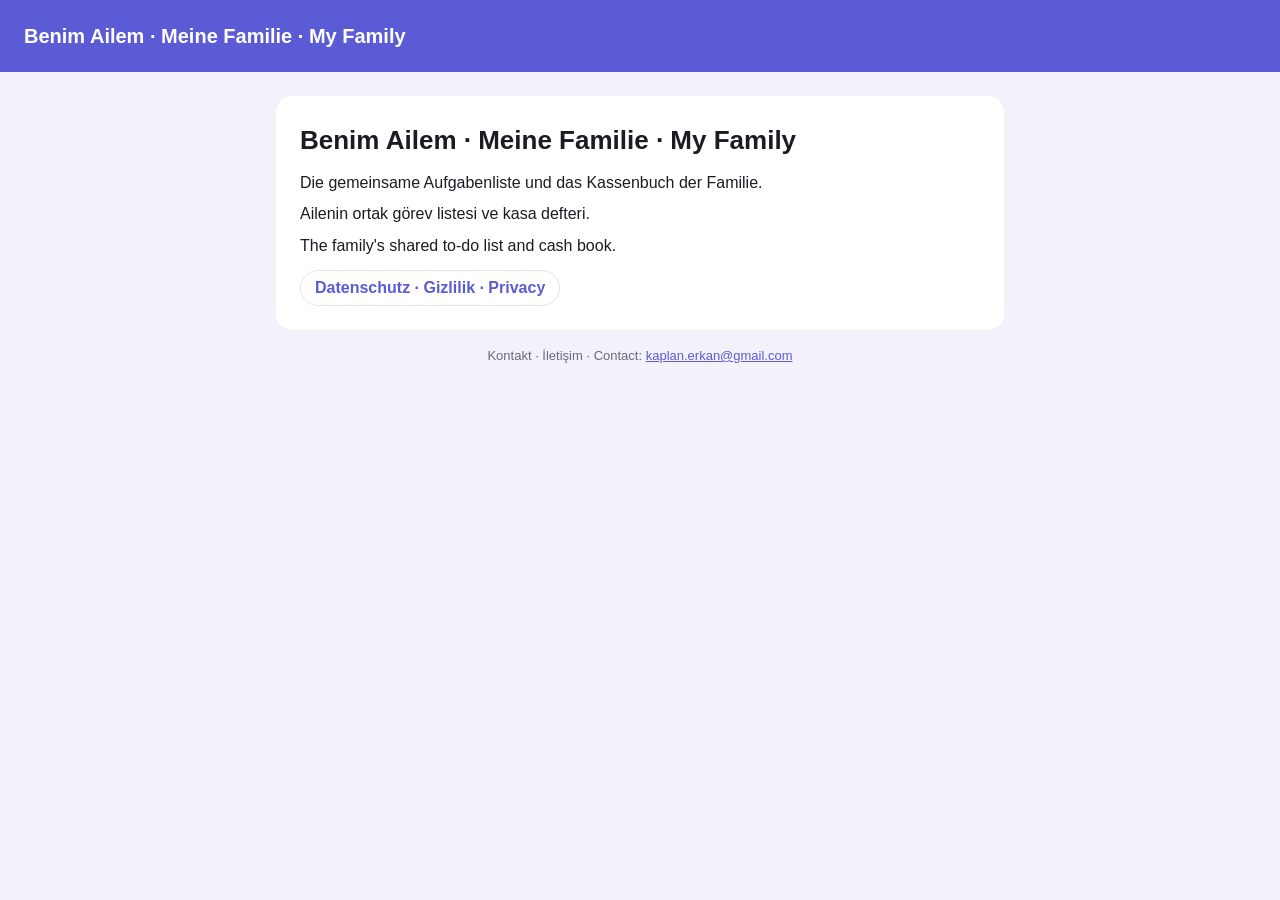
<file: index.html>
<!DOCTYPE html>
<html lang="de">
<head>
  <meta charset="utf-8">
  <meta name="viewport" content="width=device-width, initial-scale=1">
  <title>Benim Ailem · Meine Familie · My Family</title>
  <link rel="stylesheet" href="style.css">
</head>
<body>
  <header><a href="./">Benim Ailem · Meine Familie · My Family</a></header>
  <main>
    <div class="card">
      <h1>Benim Ailem · Meine Familie · My Family</h1>
      <p>Die gemeinsame Aufgabenliste und das Kassenbuch der Familie.</p>
      <p>Ailenin ortak görev listesi ve kasa defteri.</p>
      <p>The family's shared to-do list and cash book.</p>
      <div class="lang">
        <a href="datenschutz.html">Datenschutz · Gizlilik · Privacy</a>
      </div>
    </div>
    <footer>Kontakt · İletişim · Contact: <a href="mailto:kaplan.erkan@gmail.com">kaplan.erkan@gmail.com</a></footer>
  </main>
</body>
</html>
</file>
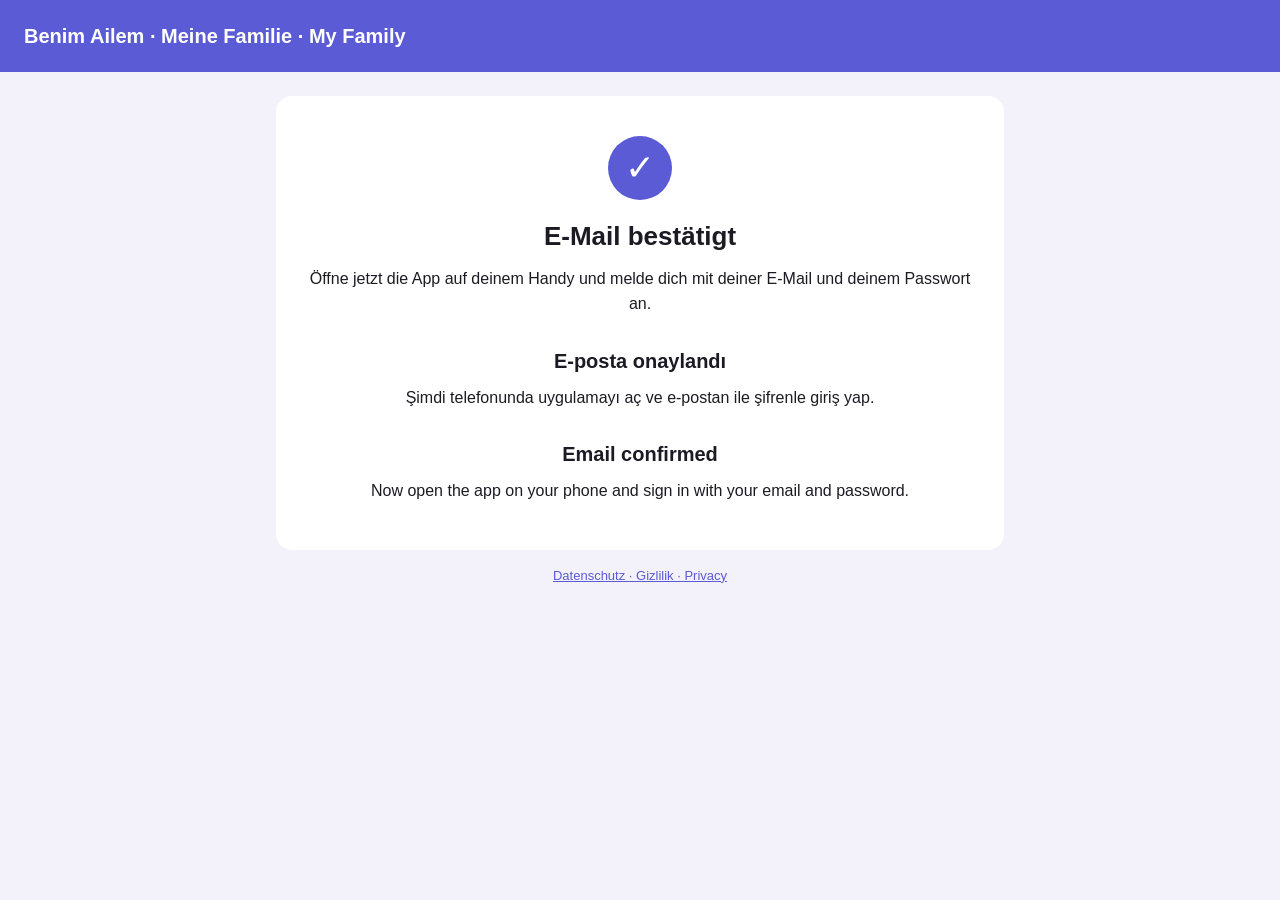
<file: email-bestaetigt.html>
<!DOCTYPE html>
<html lang="de">
<head>
  <meta charset="utf-8">
  <meta name="viewport" content="width=device-width, initial-scale=1">
  <title>Meine Familie – E-Mail bestätigt</title>
  <link rel="stylesheet" href="style.css">
</head>
<body>
  <header><a href="./">Benim Ailem · Meine Familie · My Family</a></header>
  <main>
    <div class="card big">
      <div class="check">✓</div>
      <h1>E-Mail bestätigt</h1>
      <p>Öffne jetzt die App auf deinem Handy und melde dich mit deiner E-Mail und deinem Passwort an.</p>
      <h2>E-posta onaylandı</h2>
      <p>Şimdi telefonunda uygulamayı aç ve e-postan ile şifrenle giriş yap.</p>
      <h2>Email confirmed</h2>
      <p>Now open the app on your phone and sign in with your email and password.</p>
    </div>
    <footer><a href="datenschutz.html">Datenschutz · Gizlilik · Privacy</a></footer>
  </main>
</body>
</html>
</file>
<file: style.css>
:root { --brand: #5B5BD6; --bg: #F3F1FA; --card: #ffffff; --text: #1C1B24; --muted: #6B6880; --line: #E6E3F0; }
@media (prefers-color-scheme: dark) {
  :root { --bg: #131218; --card: #1C1B24; --text: #ECEAF4; --muted: #A6A2B8; --line: #2C2A38; }
}
* { box-sizing: border-box; }
body { margin: 0; background: var(--bg); color: var(--text); font: 16px/1.6 -apple-system, "Segoe UI", Roboto, Helvetica, Arial, sans-serif; }
header { background: var(--brand); color: #fff; padding: 20px 24px; }
header a { color: #fff; text-decoration: none; font-weight: 700; font-size: 20px; }
main { max-width: 760px; margin: 24px auto; padding: 0 16px 48px; }
.card { background: var(--card); border-radius: 16px; padding: 24px; margin-bottom: 16px; }
h1 { font-size: 26px; margin: 0 0 8px; }
h2 { font-size: 20px; margin: 28px 0 8px; }
h3 { font-size: 16px; margin: 20px 0 4px; }
p, li { margin: 6px 0; }
.muted { color: var(--muted); font-size: 14px; }
.lang { display: flex; gap: 8px; flex-wrap: wrap; margin: 12px 0 0; }
.lang a { border: 1px solid var(--line); border-radius: 999px; padding: 4px 14px; color: var(--brand); text-decoration: none; font-weight: 600; }
a { color: var(--brand); }
.big { text-align: center; padding: 40px 24px; }
.check { width: 64px; height: 64px; border-radius: 50%; background: var(--brand); color: #fff; font-size: 36px; line-height: 64px; margin: 0 auto 16px; }
footer { text-align: center; color: var(--muted); font-size: 13px; }
</file>
